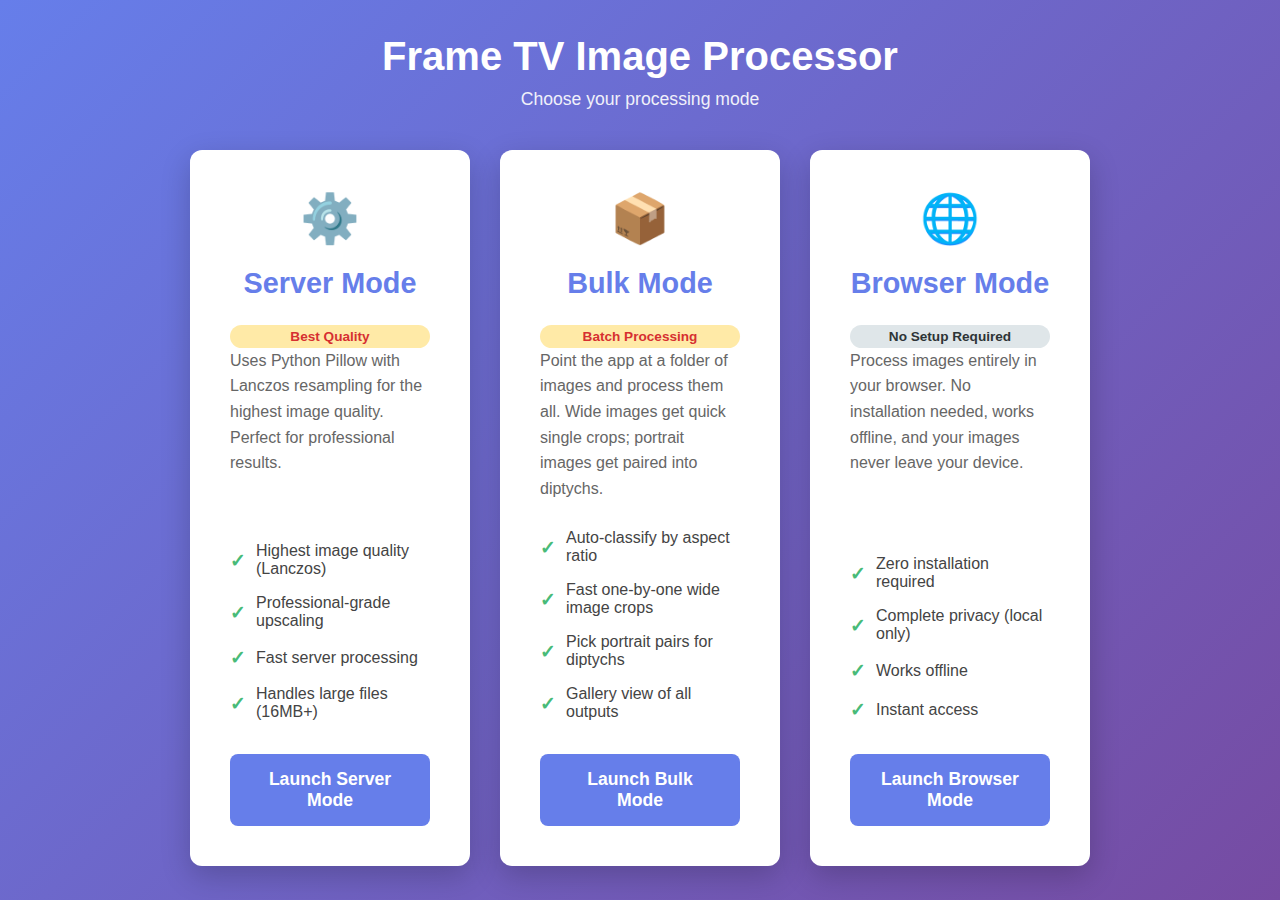
<file: templates/mode_selector.html>
<!DOCTYPE html>
<html lang="en">
<head>
    <meta charset="UTF-8">
    <meta name="viewport" content="width=device-width, initial-scale=1.0">
    <title>Frame TV Image Processor - Choose Mode</title>
    <style>
        * {
            margin: 0;
            padding: 0;
            box-sizing: border-box;
        }

        body {
            font-family: -apple-system, BlinkMacSystemFont, 'Segoe UI', Roboto, Oxygen, Ubuntu, Cantarell, sans-serif;
            background: linear-gradient(135deg, #667eea 0%, #764ba2 100%);
            min-height: 100vh;
            display: flex;
            align-items: center;
            justify-content: center;
            padding: 20px;
        }

        .container {
            max-width: 900px;
            width: 100%;
        }

        header {
            text-align: center;
            color: white;
            margin-bottom: 40px;
        }

        header h1 {
            font-size: 2.5rem;
            margin-bottom: 10px;
        }

        header p {
            font-size: 1.1rem;
            opacity: 0.9;
        }

        .mode-selection {
            display: grid;
            grid-template-columns: repeat(auto-fit, minmax(280px, 1fr));
            gap: 30px;
        }

        .mode-card {
            background: white;
            border-radius: 12px;
            padding: 40px;
            box-shadow: 0 10px 30px rgba(0, 0, 0, 0.2);
            transition: transform 0.3s ease, box-shadow 0.3s ease;
            cursor: pointer;
            text-decoration: none;
            color: #333;
            display: flex;
            flex-direction: column;
        }

        .mode-card:hover {
            transform: translateY(-5px);
            box-shadow: 0 15px 40px rgba(0, 0, 0, 0.3);
        }

        .mode-icon {
            font-size: 3rem;
            margin-bottom: 20px;
            text-align: center;
        }

        .mode-card h2 {
            color: #667eea;
            font-size: 1.8rem;
            margin-bottom: 15px;
            text-align: center;
        }

        .mode-card p {
            color: #666;
            line-height: 1.6;
            margin-bottom: 20px;
            flex-grow: 1;
        }

        .mode-features {
            list-style: none;
            margin-bottom: 25px;
        }

        .mode-features li {
            padding: 8px 0;
            color: #444;
            display: flex;
            align-items: center;
        }

        .mode-features li:before {
            content: "✓";
            color: #48bb78;
            font-weight: bold;
            margin-right: 10px;
            font-size: 1.2rem;
        }

        .mode-button {
            background: #667eea;
            color: white;
            padding: 15px 30px;
            border-radius: 8px;
            text-align: center;
            font-weight: 600;
            font-size: 1.1rem;
            transition: background 0.3s ease;
        }

        .mode-card:hover .mode-button {
            background: #5568d3;
        }

        .badge {
            display: inline-block;
            padding: 4px 12px;
            border-radius: 20px;
            font-size: 0.85rem;
            font-weight: 600;
            margin-top: 10px;
            text-align: center;
        }

        .badge-quality {
            background: #ffeaa7;
            color: #d63031;
        }

        .badge-convenience {
            background: #dfe6e9;
            color: #2d3436;
        }

        @media (max-width: 768px) {
            .mode-selection {
                grid-template-columns: 1fr;
            }

            header h1 {
                font-size: 2rem;
            }

            .mode-card {
                padding: 30px;
            }
        }
    </style>
</head>
<body>
    <div class="container">
        <header>
            <h1>Frame TV Image Processor</h1>
            <p>Choose your processing mode</p>
        </header>

        <div class="mode-selection">
            <!-- Server Mode -->
            <a href="/app" class="mode-card">
                <div class="mode-icon">⚙️</div>
                <h2>Server Mode</h2>
                <div class="badge badge-quality">Best Quality</div>
                <p>Uses Python Pillow with Lanczos resampling for the highest image quality. Perfect for professional results.</p>
                <ul class="mode-features">
                    <li>Highest image quality (Lanczos)</li>
                    <li>Professional-grade upscaling</li>
                    <li>Fast server processing</li>
                    <li>Handles large files (16MB+)</li>
                </ul>
                <div class="mode-button">Launch Server Mode</div>
            </a>

            <!-- Bulk Mode -->
            <a href="/bulk" class="mode-card">
                <div class="mode-icon">📦</div>
                <h2>Bulk Mode</h2>
                <div class="badge badge-quality">Batch Processing</div>
                <p>Point the app at a folder of images and process them all. Wide images get quick single crops; portrait images get paired into diptychs.</p>
                <ul class="mode-features">
                    <li>Auto-classify by aspect ratio</li>
                    <li>Fast one-by-one wide image crops</li>
                    <li>Pick portrait pairs for diptychs</li>
                    <li>Gallery view of all outputs</li>
                </ul>
                <div class="mode-button">Launch Bulk Mode</div>
            </a>

            <!-- Browser Mode -->
            <a href="/client" class="mode-card">
                <div class="mode-icon">🌐</div>
                <h2>Browser Mode</h2>
                <div class="badge badge-convenience">No Setup Required</div>
                <p>Process images entirely in your browser. No installation needed, works offline, and your images never leave your device.</p>
                <ul class="mode-features">
                    <li>Zero installation required</li>
                    <li>Complete privacy (local only)</li>
                    <li>Works offline</li>
                    <li>Instant access</li>
                </ul>
                <div class="mode-button">Launch Browser Mode</div>
            </a>
        </div>
    </div>
</body>
</html>
</file>
